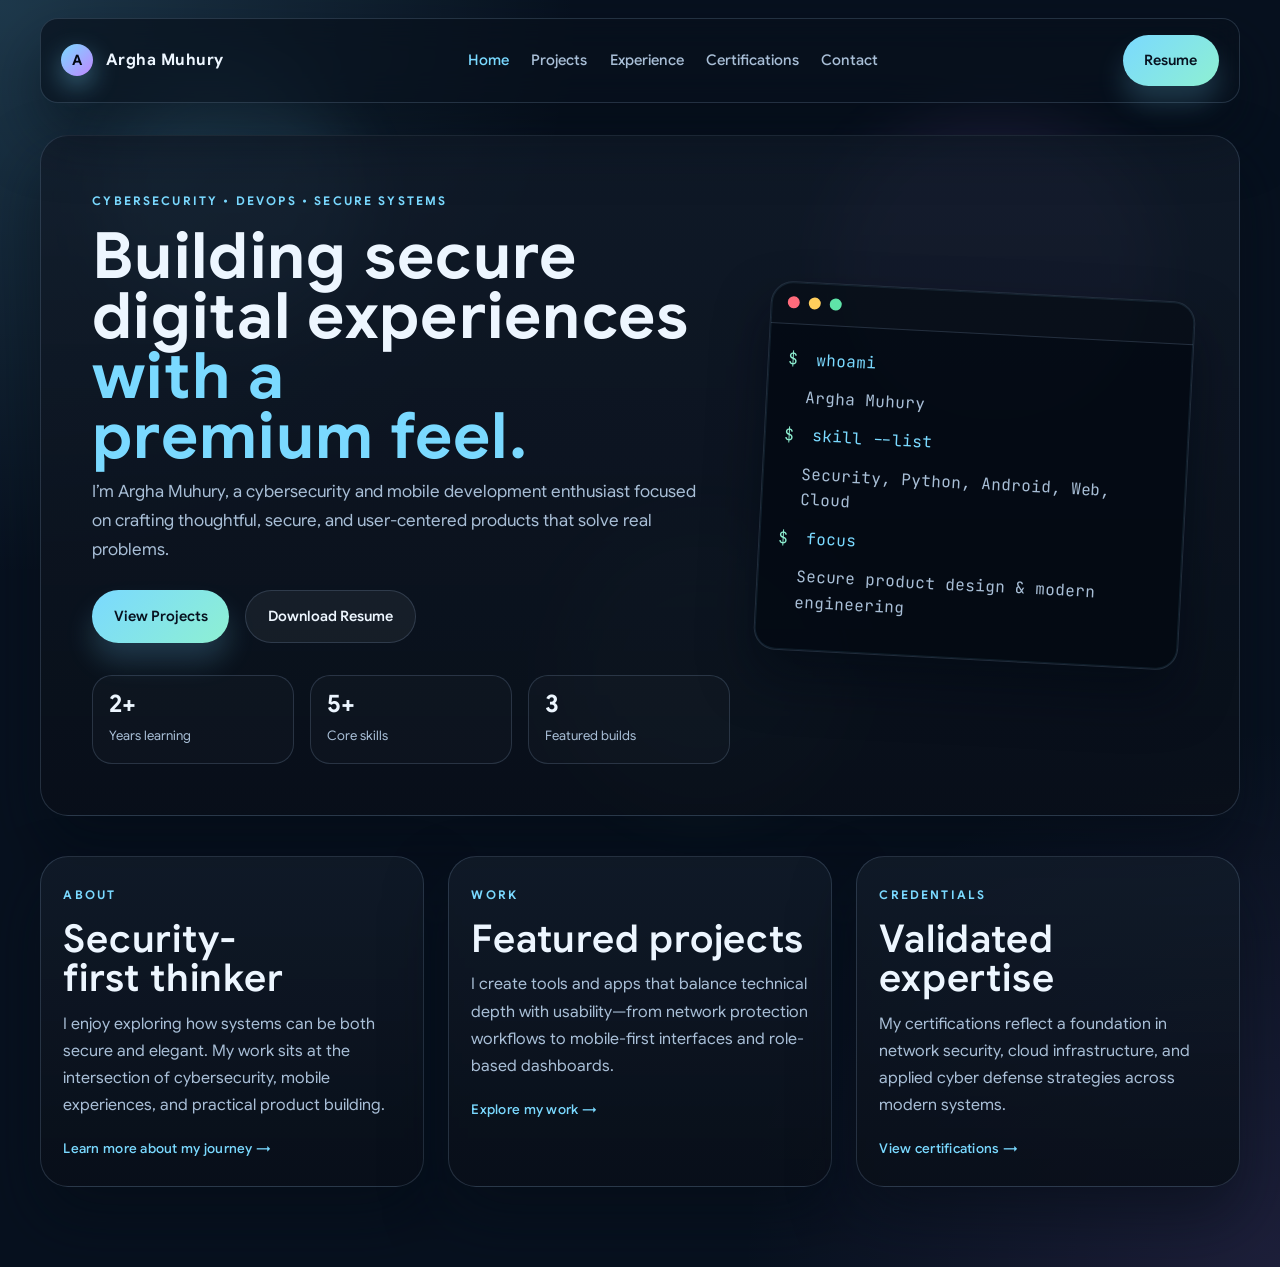
<file: index.html>
<!DOCTYPE html>
<html lang="en">
<head>
    <meta charset="UTF-8">
    <meta name="viewport" content="width=1280">
    <title>Argha Muhury | Portfolio</title>
    <meta name="description" content="Portfolio of Argha Muhury, focused on cybersecurity, mobile technology, and secure product design.">
    <link rel="preload" href="fonts/GoogleSans-Regular.ttf" as="font" type="font/ttf" crossorigin>
    <link rel="preload" href="fonts/GoogleSans-Bold.ttf" as="font" type="font/ttf" crossorigin>
    <link rel="stylesheet" href="style.css?v=20260826">
</head>
<body>
    <div class="page-bg" aria-hidden="true">
        <span class="orb orb-one"></span>
        <span class="orb orb-two"></span>
        <span class="orb orb-three"></span>
    </div>

    <nav class="topbar">
        <a class="brand" href="index.html"><span class="brand-mark">A</span> Argha Muhury</a>
        <div class="nav-links">
            <a href="index.html" class="nav-link">Home</a>
            <a href="projects.html" class="nav-link">Projects</a>
            <a href="experience.html" class="nav-link">Experience</a>
            <a href="certifications.html" class="nav-link">Certifications</a>
            <a href="contact.html" class="nav-link">Contact</a>
        </div>
        <a class="nav-cta" href="Resume (1).pdf" target="_blank" rel="noreferrer">Resume</a>
    </nav>

    <main class="page-shell">
        <section class="hero panel">
            <div class="hero-copy">
                <p class="eyebrow">Cybersecurity • DevOps • Secure Systems</p>
                <h1>Building secure digital experiences <span>with a premium feel.</span></h1>
                <p class="lead">I’m Argha Muhury, a cybersecurity and mobile development enthusiast focused on crafting thoughtful, secure, and user-centered products that solve real problems.</p>

                <div class="hero-actions">
                    <a href="projects.html" class="btn btn-primary">View Projects</a>
                    <a href="Resume (1).pdf" target="_blank" rel="noreferrer" class="btn btn-secondary">Download Resume</a>
                </div>

                <div class="hero-metrics">
                    <div>
                        <strong>2+</strong>
                        <span>Years learning</span>
                    </div>
                    <div>
                        <strong>5+</strong>
                        <span>Core skills</span>
                    </div>
                    <div>
                        <strong>3</strong>
                        <span>Featured builds</span>
                    </div>
                </div>
            </div>

            <div class="hero-visual">
                <div class="terminal-window">
                    <div class="window-bar">
                        <span class="dot red"></span>
                        <span class="dot yellow"></span>
                        <span class="dot green"></span>
                    </div>
                    <div class="window-body">
                        <div class="prompt-line"><span class="prompt-symbol">$</span> whoami</div>
                        <div class="prompt-output">Argha Muhury</div>
                        <div class="prompt-line"><span class="prompt-symbol">$</span> skill --list</div>
                        <div class="prompt-output">Security, Python, Android, Web, Cloud</div>
                        <div class="prompt-line"><span class="prompt-symbol">$</span> focus</div>
                        <div class="prompt-output">Secure product design & modern engineering</div>
                    </div>
                </div>
            </div>
        </section>

        <section class="info-grid">
            <article class="info-card panel">
                <p class="mini-label">About</p>
                <h2>Security-first thinker</h2>
                <p>I enjoy exploring how systems can be both secure and elegant. My work sits at the intersection of cybersecurity, mobile experiences, and practical product building.</p>
                <a href="experience.html" class="text-link">Learn more about my journey →</a>
            </article>

            <article class="info-card panel">
                <p class="mini-label">Work</p>
                <h2>Featured projects</h2>
                <p>I create tools and apps that balance technical depth with usability—from network protection workflows to mobile-first interfaces and role-based dashboards.</p>
                <a href="projects.html" class="text-link">Explore my work →</a>
            </article>

            <article class="info-card panel">
                <p class="mini-label">Credentials</p>
                <h2>Validated expertise</h2>
                <p>My certifications reflect a foundation in network security, cloud infrastructure, and applied cyber defense strategies across modern systems.</p>
                <a href="certifications.html" class="text-link">View certifications →</a>
            </article>
        </section>


    </main>

    <script src="script.js"></script>
</body>
</html>
</file>
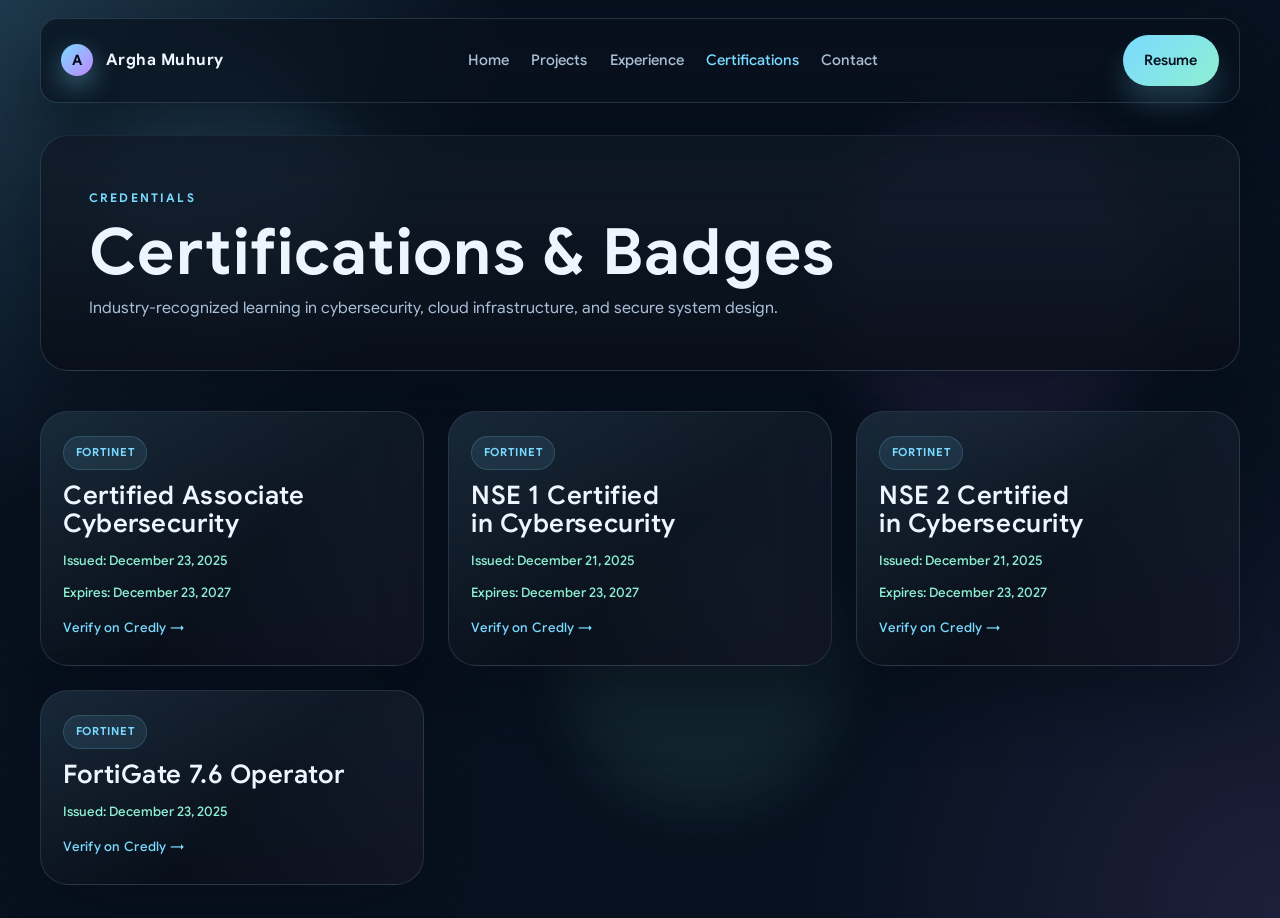
<file: certifications.html>
<!DOCTYPE html>
<html lang="en">
<head>
    <meta charset="UTF-8">
    <meta name="viewport" content="width=1280">
    <title>Certifications | Argha Muhury</title>
    <meta name="description" content="Professional certifications earned by Argha Muhury in cybersecurity and cloud domains.">
    <link rel="preload" href="fonts/GoogleSans-Regular.ttf" as="font" type="font/ttf" crossorigin>
    <link rel="preload" href="fonts/GoogleSans-Bold.ttf" as="font" type="font/ttf" crossorigin>
    <link rel="stylesheet" href="style.css?v=20260826">
</head>
<body>
    <div class="page-bg" aria-hidden="true">
        <span class="orb orb-one"></span>
        <span class="orb orb-two"></span>
        <span class="orb orb-three"></span>
    </div>

    <nav class="topbar">
        <a class="brand" href="index.html"><span class="brand-mark">A</span> Argha Muhury</a>
        <div class="nav-links">
            <a href="index.html" class="nav-link">Home</a>
            <a href="projects.html" class="nav-link">Projects</a>
            <a href="experience.html" class="nav-link">Experience</a>
            <a href="certifications.html" class="nav-link">Certifications</a>
            <a href="contact.html" class="nav-link">Contact</a>
        </div>
        <a class="nav-cta" href="Resume (1).pdf" target="_blank" rel="noreferrer">Resume</a>
    </nav>

    <main class="page-shell">
        <section class="page-hero panel">
            <p class="eyebrow">Credentials</p>
            <h1>Certifications & Badges</h1>
            <p>Industry-recognized learning in cybersecurity, cloud infrastructure, and secure system design.</p>
        </section>

        <section class="project-grid">
            <article class="project-card panel">
                <p class="project-tag">Fortinet</p>
                <h3>Certified Associate Cybersecurity</h3>
                <p class="meta">Issued: December 23, 2025</p>
                <p class="meta">Expires: December 23, 2027</p>
                <a class="text-link" href="https://www.credly.com/badges/00094019-53f7-46ac-baac-d5c63d09438e/public_url" target="_blank" rel="noreferrer">Verify on Credly →</a>
            </article>

            <article class="project-card panel">
                <p class="project-tag">Fortinet</p>
                <h3>NSE 1 Certified in Cybersecurity</h3>
                <p class="meta">Issued: December 21, 2025</p>
                <p class="meta">Expires: December 23, 2027</p>
                <a class="text-link" href="https://www.credly.com/badges/72a7c131-6b9f-4309-917a-a687f55896ec/public_url" target="_blank" rel="noreferrer">Verify on Credly →</a>
            </article>

            <article class="project-card panel">
                <p class="project-tag">Fortinet</p>
                <h3>NSE 2 Certified in Cybersecurity</h3>
                <p class="meta">Issued: December 21, 2025</p>
                <p class="meta">Expires: December 23, 2027</p>
                <a class="text-link" href="https://www.credly.com/badges/ebcaddb3-7db9-4488-ab89-0dcbb767e98c/public_url" target="_blank" rel="noreferrer">Verify on Credly →</a>
            </article>

            <article class="project-card panel">
                <p class="project-tag">Fortinet</p>
                <h3>FortiGate 7.6 Operator</h3>
                <p class="meta">Issued: December 23, 2025</p>
                <a class="text-link" href="https://www.credly.com/badges/9599b3c2-49d1-4a5b-9e5b-9642d442877b/public_url" target="_blank" rel="noreferrer">Verify on Credly →</a>
            </article>
        </section>

    </main>

    <script src="script.js"></script>
</body>
</html>
</file>
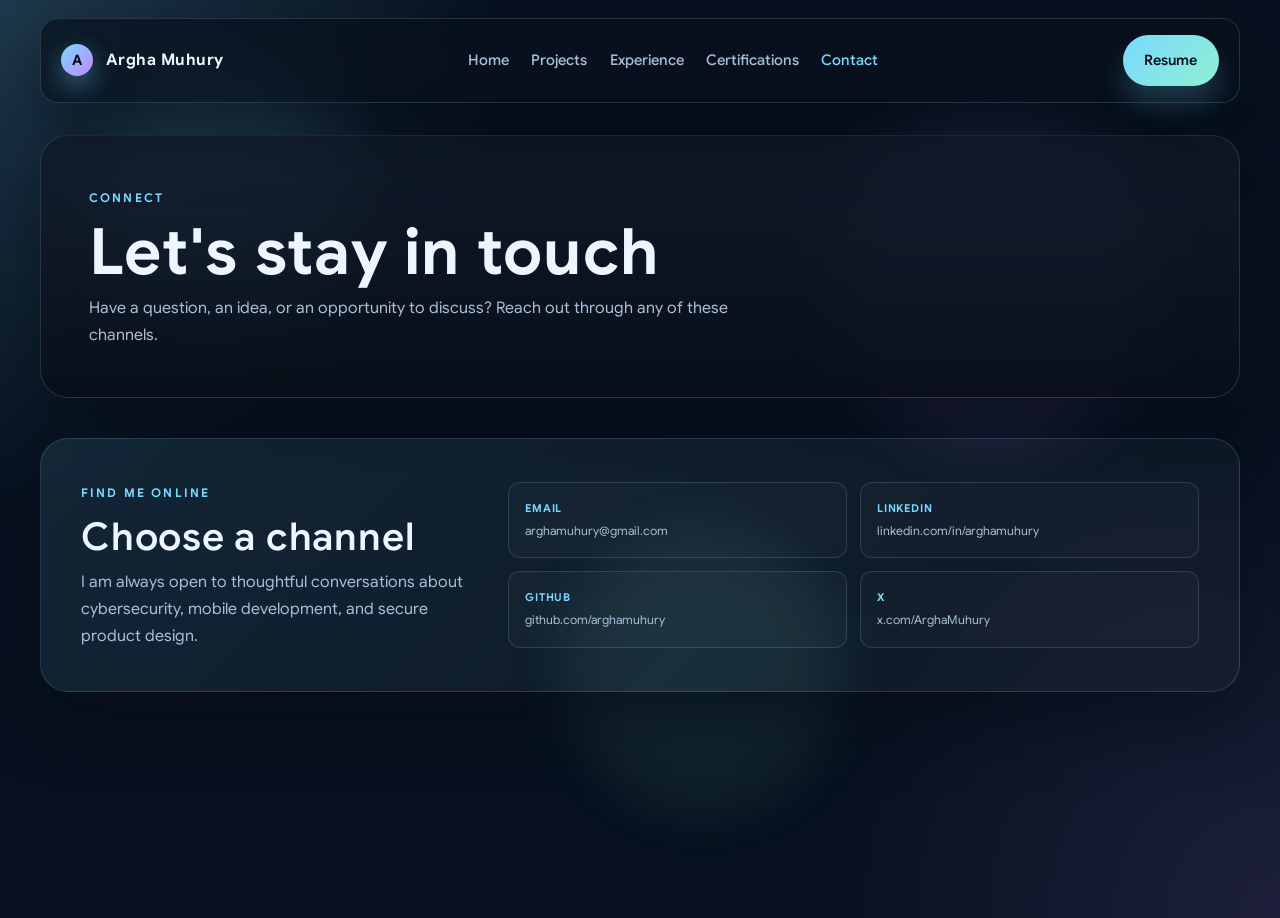
<file: contact.html>
<!DOCTYPE html>
<html lang="en">
<head>
    <meta charset="UTF-8">
    <meta name="viewport" content="width=device-width, initial-scale=1.0">
    <title>Contact | Argha Muhury</title>
    <meta name="description" content="Connect with Argha Muhury by email and social platforms.">
    <link rel="preload" href="fonts/GoogleSans-Regular.ttf" as="font" type="font/ttf" crossorigin>
    <link rel="preload" href="fonts/GoogleSans-Bold.ttf" as="font" type="font/ttf" crossorigin>
    <link rel="stylesheet" href="style.css?v=20260826">
</head>
<body>
    <div class="page-bg" aria-hidden="true">
        <span class="orb orb-one"></span>
        <span class="orb orb-two"></span>
        <span class="orb orb-three"></span>
    </div>

    <nav class="topbar">
        <a class="brand" href="index.html"><span class="brand-mark">A</span> Argha Muhury</a>
        <div class="nav-links">
            <a href="index.html" class="nav-link">Home</a>
            <a href="projects.html" class="nav-link">Projects</a>
            <a href="experience.html" class="nav-link">Experience</a>
            <a href="certifications.html" class="nav-link">Certifications</a>
            <a href="contact.html" class="nav-link">Contact</a>
        </div>
        <a class="nav-cta" href="Resume (1).pdf" target="_blank" rel="noreferrer">Resume</a>
    </nav>

    <main class="page-shell">
        <section class="page-hero panel">
            <p class="eyebrow">Connect</p>
            <h1>Let's stay in touch</h1>
            <p>Have a question, an idea, or an opportunity to discuss? Reach out through any of these channels.</p>
        </section>

        <section class="contact-section panel" aria-labelledby="contact-title">
            <div class="contact-intro">
                <p class="eyebrow">Find me online</p>
                <h2 id="contact-title">Choose a channel</h2>
                <p>I am always open to thoughtful conversations about cybersecurity, mobile development, and secure product design.</p>
            </div>
            <div class="contact-links">
                <a class="contact-link" href="mailto:arghamuhury@gmail.com">
                    <span class="contact-label">Email</span>
                    <span>arghamuhury@gmail.com</span>
                </a>
                <a class="contact-link" href="http://www.linkedin.com/in/arghamuhury" target="_blank" rel="noreferrer">
                    <span class="contact-label">LinkedIn</span>
                    <span>linkedin.com/in/arghamuhury</span>
                </a>
                <a class="contact-link" href="https://github.com/arghamuhury" target="_blank" rel="noreferrer">
                    <span class="contact-label">GitHub</span>
                    <span>github.com/arghamuhury</span>
                </a>
                <a class="contact-link" href="https://x.com/ArghaMuhury" target="_blank" rel="noreferrer">
                    <span class="contact-label">X</span>
                    <span>x.com/ArghaMuhury</span>
                </a>
            </div>
        </section>
    </main>

    <script src="script.js"></script>
</body>
</html>
</file>
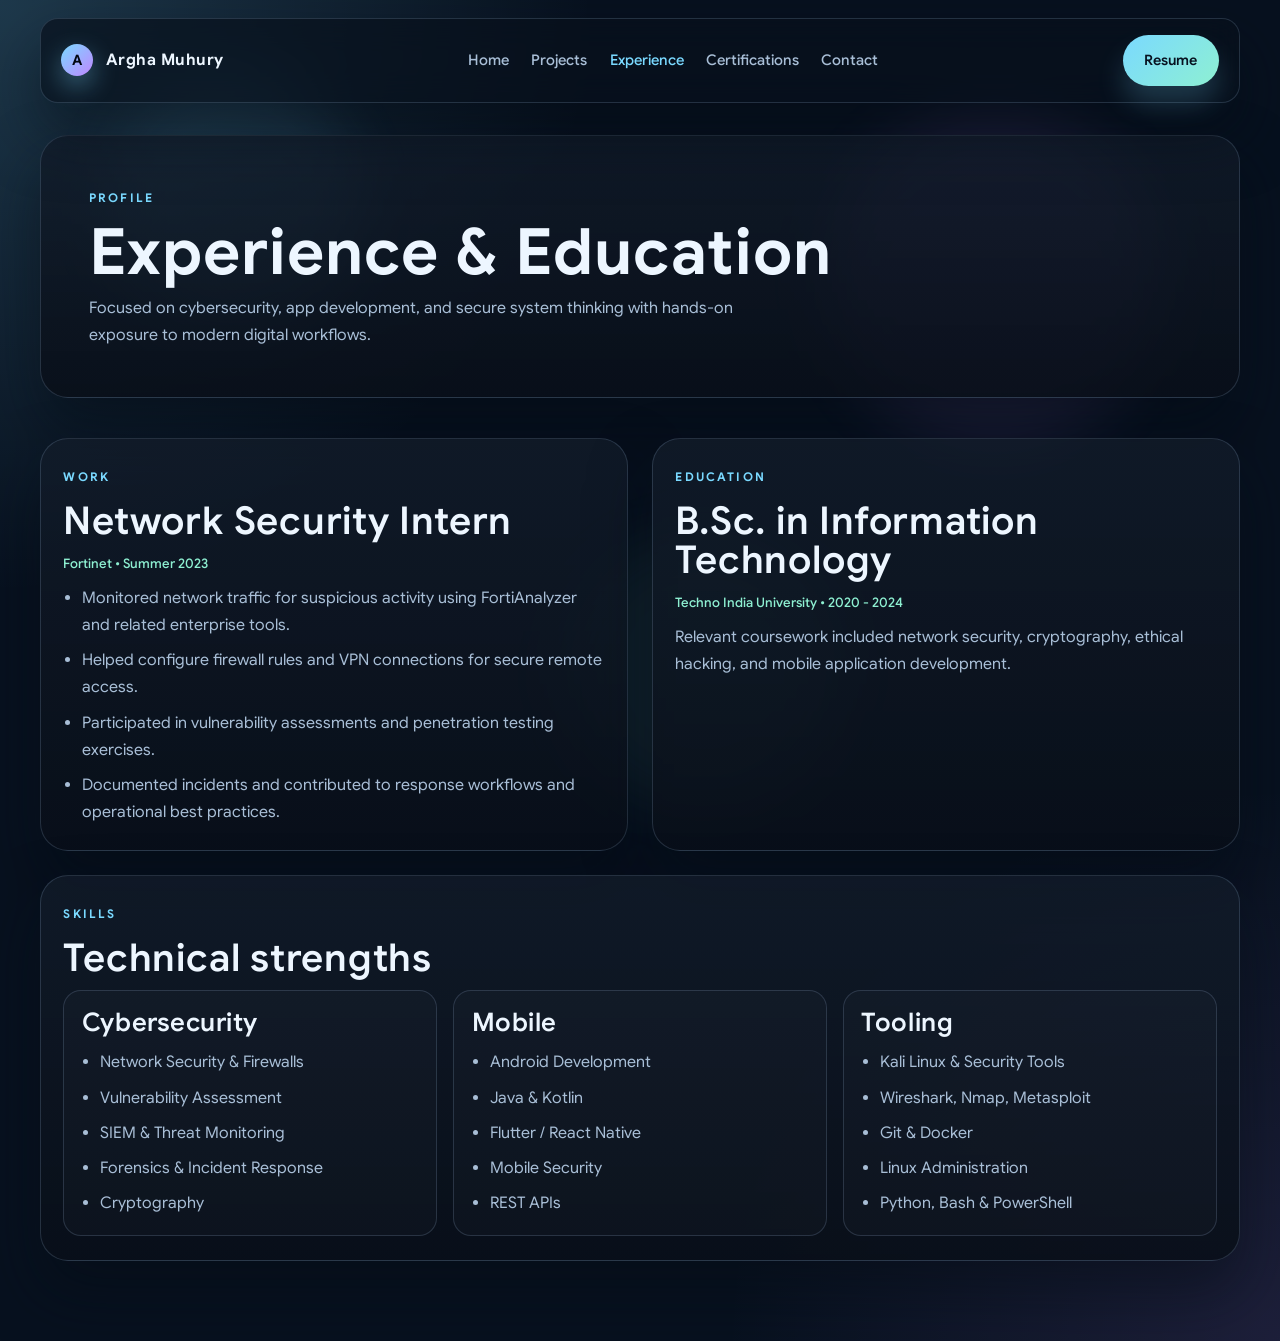
<file: experience.html>
<!DOCTYPE html>
<html lang="en">
<head>
    <meta charset="UTF-8">
    <meta name="viewport" content="width=1280">
    <title>Experience & Education | Argha Muhury</title>
    <meta name="description" content="Experience and education details for Argha Muhury.">
    <link rel="preload" href="fonts/GoogleSans-Regular.ttf" as="font" type="font/ttf" crossorigin>
    <link rel="preload" href="fonts/GoogleSans-Bold.ttf" as="font" type="font/ttf" crossorigin>
    <link rel="stylesheet" href="style.css?v=20260826">
</head>
<body>
    <div class="page-bg" aria-hidden="true">
        <span class="orb orb-one"></span>
        <span class="orb orb-two"></span>
        <span class="orb orb-three"></span>
    </div>

    <nav class="topbar">
        <a class="brand" href="index.html"><span class="brand-mark">A</span> Argha Muhury</a>
        <div class="nav-links">
            <a href="index.html" class="nav-link">Home</a>
            <a href="projects.html" class="nav-link">Projects</a>
            <a href="experience.html" class="nav-link">Experience</a>
            <a href="certifications.html" class="nav-link">Certifications</a>
            <a href="contact.html" class="nav-link">Contact</a>
        </div>
        <a class="nav-cta" href="Resume (1).pdf" target="_blank" rel="noreferrer">Resume</a>
    </nav>

    <main class="page-shell">
        <section class="page-hero panel">
            <p class="eyebrow">Profile</p>
            <h1>Experience & Education</h1>
            <p>Focused on cybersecurity, app development, and secure system thinking with hands-on exposure to modern digital workflows.</p>
        </section>

        <section class="content-grid">
            <article class="info-card panel">
                <p class="mini-label">Work</p>
                <h2>Network Security Intern</h2>
                <p class="meta">Fortinet • Summer 2023</p>
                <ul>
                    <li>Monitored network traffic for suspicious activity using FortiAnalyzer and related enterprise tools.</li>
                    <li>Helped configure firewall rules and VPN connections for secure remote access.</li>
                    <li>Participated in vulnerability assessments and penetration testing exercises.</li>
                    <li>Documented incidents and contributed to response workflows and operational best practices.</li>
                </ul>
            </article>

            <article class="info-card panel">
                <p class="mini-label">Education</p>
                <h2>B.Sc. in Information Technology</h2>
                <p class="meta">Techno India University • 2020 - 2024</p>
                <p>Relevant coursework included network security, cryptography, ethical hacking, and mobile application development.</p>
            </article>

            <article class="info-card panel full-width">
                <p class="mini-label">Skills</p>
                <h2>Technical strengths</h2>
                <div class="skills-grid">
                    <div class="skill-category">
                        <h3>Cybersecurity</h3>
                        <ul>
                            <li>Network Security & Firewalls</li>
                            <li>Vulnerability Assessment</li>
                            <li>SIEM & Threat Monitoring</li>
                            <li>Forensics & Incident Response</li>
                            <li>Cryptography</li>
                        </ul>
                    </div>
                    <div class="skill-category">
                        <h3>Mobile</h3>
                        <ul>
                            <li>Android Development</li>
                            <li>Java & Kotlin</li>
                            <li>Flutter / React Native</li>
                            <li>Mobile Security</li>
                            <li>REST APIs</li>
                        </ul>
                    </div>
                    <div class="skill-category">
                        <h3>Tooling</h3>
                        <ul>
                            <li>Kali Linux & Security Tools</li>
                            <li>Wireshark, Nmap, Metasploit</li>
                            <li>Git & Docker</li>
                            <li>Linux Administration</li>
                            <li>Python, Bash & PowerShell</li>
                        </ul>
                    </div>
                </div>
            </article>
        </section>
    </main>

    <script src="script.js"></script>
</body>
</html>
</file>
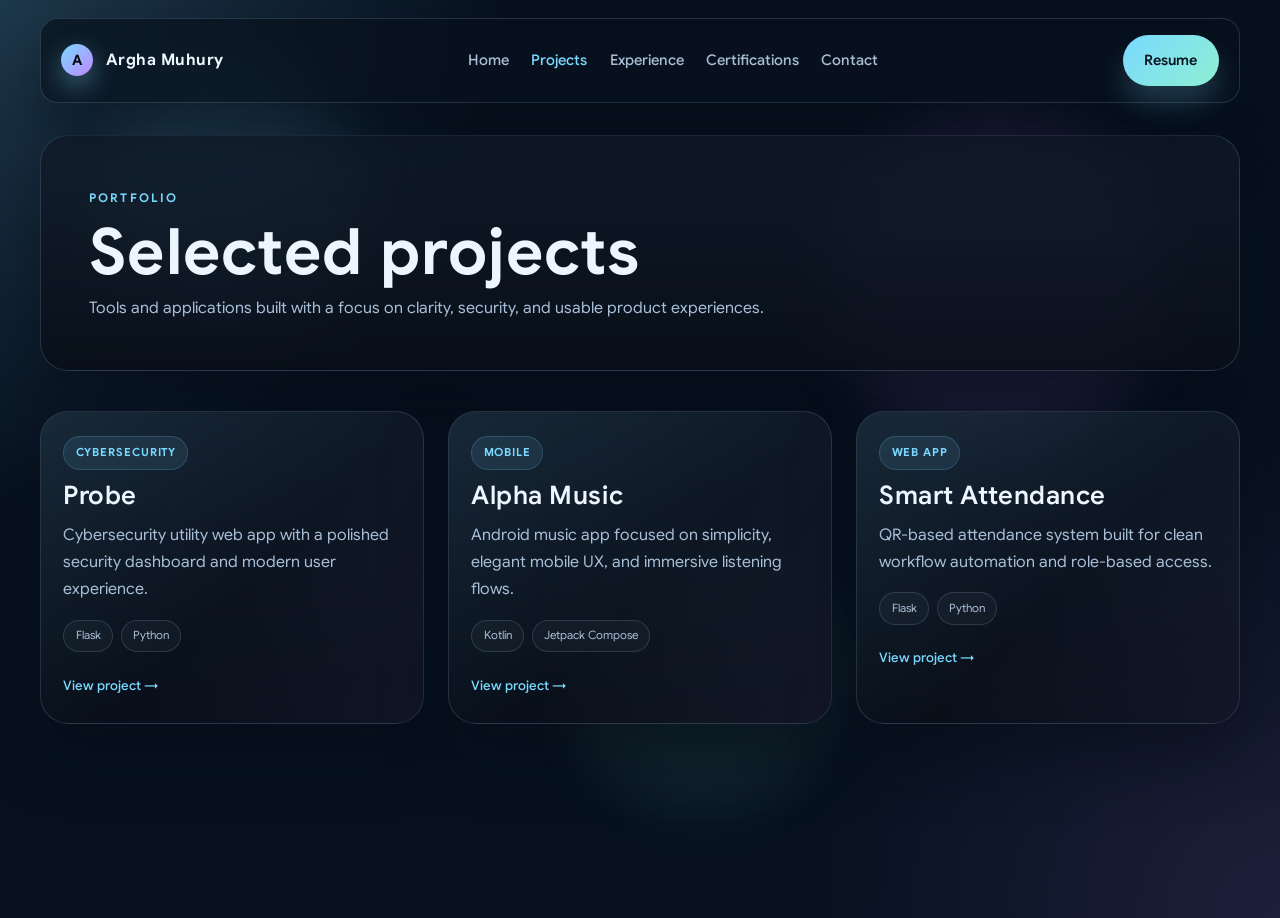
<file: projects.html>
<!DOCTYPE html>
<html lang="en">
<head>
    <meta charset="UTF-8">
    <meta name="viewport" content="width=1280">
    <title>Projects | Argha Muhury</title>
    <meta name="description" content="Projects by Argha Muhury spanning cybersecurity, mobile systems, and secure web applications.">
    <link rel="preload" href="fonts/GoogleSans-Regular.ttf" as="font" type="font/ttf" crossorigin>
    <link rel="preload" href="fonts/GoogleSans-Bold.ttf" as="font" type="font/ttf" crossorigin>
    <link rel="stylesheet" href="style.css?v=20260826">
</head>
<body>
    <div class="page-bg" aria-hidden="true">
        <span class="orb orb-one"></span>
        <span class="orb orb-two"></span>
        <span class="orb orb-three"></span>
    </div>

    <nav class="topbar">
        <a class="brand" href="index.html"><span class="brand-mark">A</span> Argha Muhury</a>
        <div class="nav-links">
            <a href="index.html" class="nav-link">Home</a>
            <a href="projects.html" class="nav-link">Projects</a>
            <a href="experience.html" class="nav-link">Experience</a>
            <a href="certifications.html" class="nav-link">Certifications</a>
            <a href="contact.html" class="nav-link">Contact</a>
        </div>
        <a class="nav-cta" href="Resume (1).pdf" target="_blank" rel="noreferrer">Resume</a>
    </nav>

    <main class="page-shell">
        <section class="page-hero panel">
            <p class="eyebrow">Portfolio</p>
            <h1>Selected projects</h1>
            <p>Tools and applications built with a focus on clarity, security, and usable product experiences.</p>
        </section>

        <div id="project-list" class="project-grid project-grid-page"></div>
    </main>

    <script src="script.js"></script>
</body>
</html>
</file>
<file: style.css>
@import url('https://fonts.googleapis.com/css2?family=Inter:wght@400;500;600;700;800&family=JetBrains+Mono:wght@400;500;700&display=swap');

@font-face {
    font-family: 'Google Sans';
    src: url('fonts/GoogleSans-Regular.ttf') format('truetype');
    font-weight: 400;
    font-style: normal;
    font-display: swap;
}

@font-face {
    font-family: 'Google Sans';
    src: url('fonts/GoogleSans-Medium.ttf') format('truetype');
    font-weight: 500;
    font-style: normal;
    font-display: swap;
}

@font-face {
    font-family: 'Google Sans';
    src: url('fonts/GoogleSans-SemiBold.ttf') format('truetype');
    font-weight: 600;
    font-style: normal;
    font-display: swap;
}

@font-face {
    font-family: 'Google Sans';
    src: url('fonts/GoogleSans-Bold.ttf') format('truetype');
    font-weight: 700;
    font-style: normal;
    font-display: swap;
}

:root {
    --bg: #07111f;
    --bg-strong: #020812;
    --panel: rgba(12, 23, 38, 0.72);
    --panel-strong: rgba(15, 29, 44, 0.9);
    --text: #edf6ff;
    --muted: #a8bed6;
    --primary: #7ad9ff;
    --primary-strong: #51d7ff;
    --secondary: #8ef0d2;
    --accent: #bf87ff;
    --border: rgba(149, 178, 214, 0.2);
    --shadow: 0 30px 60px rgba(6, 13, 21, 0.55);
    --radius-lg: 28px;
    --radius-md: 20px;
    --radius-sm: 12px;
}

* {
    box-sizing: border-box;
}

html {
    scroll-behavior: smooth;
}

body {
    margin: 0;
    min-height: 100vh;
    background:
        radial-gradient(circle at top left, rgba(122, 217, 255, 0.2), transparent 32%),
        radial-gradient(circle at bottom right, rgba(191, 135, 255, 0.12), transparent 30%),
        var(--bg);
    color: var(--text);
    font-family: 'Google Sans', Arial, sans-serif;
    line-height: 1.7;
    overflow-x: hidden;
}

img {
    max-width: 100%;
    display: block;
}

p {
    margin: 0 0 1rem;
    color: var(--muted);
}

ul {
    margin: 0;
    padding-left: 1.15rem;
    color: var(--muted);
}

li + li {
    margin-top: 0.5rem;
}

a {
    color: var(--primary);
    text-decoration: none;
    transition: color 0.2s ease, transform 0.2s ease;
}

a:hover {
    color: var(--secondary);
}

h1, h2, h3, h4, h5, h6 {
    margin: 0 0 0.75rem;
    font-family: 'Google Sans', Arial, sans-serif;
    color: var(--text);
    letter-spacing: 0.02em;
    font-weight: 600;
    line-height: 0.9;
    text-transform: none;
    text-wrap: balance;
}

h1 {
    font-size: clamp(2.9rem, 5vw, 5.2rem);
    line-height: 0.94;
    font-weight: 700;
}

h2 {
    font-size: clamp(1.8rem, 3vw, 2.8rem);
    line-height: 1.02;
    font-weight: 600;
}

h3 {
    font-size: clamp(1.3rem, 2vw, 1.8rem);
    line-height: 1.08;
    font-weight: 600;
}

.page-bg {
    position: fixed;
    inset: 0;
    z-index: 0;
    pointer-events: none;
    overflow: hidden;
}

.orb {
    position: absolute;
    border-radius: 50%;
    filter: blur(30px);
    opacity: 0.7;
    animation: float 16s ease-in-out infinite alternate;
}

.orb-one {
    width: 260px;
    height: 260px;
    left: 8%;
    top: 8%;
    background: rgba(122, 217, 255, 0.18);
}

.orb-two {
    width: 340px;
    height: 340px;
    right: 9%;
    top: 12%;
    background: rgba(191, 135, 255, 0.18);
    animation-delay: 2s;
}

.orb-three {
    width: 280px;
    height: 280px;
    left: 44%;
    bottom: 10%;
    background: rgba(142, 240, 210, 0.12);
    animation-delay: 4s;
}

.topbar {
    position: sticky;
    top: 0;
    z-index: 20;
    width: min(1200px, calc(100% - 32px));
    margin: 18px auto 0;
    display: flex;
    align-items: center;
    justify-content: space-between;
    gap: 1rem;
    padding: 1rem 1.25rem;
    background: rgba(8, 17, 28, 0.7);
    border: 1px solid var(--border);
    border-radius: 18px;
    backdrop-filter: blur(16px);
    box-shadow: var(--shadow);
}

.brand {
    display: inline-flex;
    align-items: center;
    gap: 0.8rem;
    color: var(--text);
    font-weight: 700;
    letter-spacing: 0.03em;
}

.brand-mark {
    width: 2rem;
    height: 2rem;
    display: inline-flex;
    align-items: center;
    justify-content: center;
    border-radius: 50%;
    background: linear-gradient(135deg, var(--primary), var(--accent));
    color: var(--bg-strong);
    font-family: 'Google Sans', Arial, sans-serif;
    font-size: 0.9rem;
    box-shadow: 0 10px 26px rgba(122, 217, 255, 0.4);
}

.nav-links {
    display: flex;
    align-items: center;
    gap: 1.4rem;
    flex-wrap: wrap;
    justify-content: center;
}

.nav-link {
    color: var(--muted);
    font-size: 0.92rem;
    font-family: 'Google Sans', Arial, sans-serif;
    font-weight: 500;
}

.nav-link.active,
.nav-link:hover {
    color: var(--primary);
}

.nav-cta,
.btn {
    display: inline-flex;
    align-items: center;
    justify-content: center;
    border-radius: 999px;
    padding: 0.82rem 1.35rem;
    font-size: 0.9rem;
    font-family: 'Google Sans', Arial, sans-serif;
    font-weight: 600;
    transition: transform 0.2s ease, box-shadow 0.2s ease, background 0.2s ease;
}

.nav-cta,
.btn-primary {
    background: linear-gradient(135deg, var(--primary), var(--secondary));
    color: #07111f;
    box-shadow: 0 18px 28px rgba(122, 217, 255, 0.2);
}

.btn-secondary {
    background: rgba(255, 255, 255, 0.05);
    border: 1px solid var(--border);
    color: var(--text);
}

.nav-cta:hover,
.btn:hover {
    transform: translateY(-2px);
}

.page-shell {
    position: relative;
    z-index: 1;
    width: min(1200px, calc(100% - 32px));
    margin: 2rem auto 5rem;
}

.panel {
    background: linear-gradient(180deg, rgba(18, 28, 42, 0.78), rgba(9, 15, 25, 0.9));
    border: 1px solid var(--border);
    border-radius: var(--radius-lg);
    box-shadow: var(--shadow);
}

.hero {
    display: grid;
    grid-template-columns: 1.2fr 0.8fr;
    gap: 2rem;
    padding: clamp(1.5rem, 4vw, 3.5rem);
    overflow: hidden;
}

.hero-copy {
    position: relative;
    z-index: 1;
}

.eyebrow,
.mini-label {
    display: inline-block;
    margin-bottom: 0.9rem;
    color: var(--primary);
    font-size: 0.75rem;
    font-weight: 700;
    letter-spacing: 0.18em;
    text-transform: uppercase;
    font-family: 'Google Sans', Arial, sans-serif;
}

.hero h1 span {
    display: block;
    color: var(--primary);
}

.lead {
    max-width: 620px;
    font-size: 1.06rem;
    color: var(--muted);
    margin-bottom: 1.6rem;
}

.hero-actions {
    display: flex;
    flex-wrap: wrap;
    gap: 1rem;
    margin-bottom: 2rem;
}

.hero-metrics {
    display: grid;
    grid-template-columns: repeat(3, minmax(0, 1fr));
    gap: 1rem;
}

.hero-metrics div {
    padding: 1rem 1rem 0.9rem;
    border: 1px solid var(--border);
    border-radius: var(--radius-md);
    background: rgba(255, 255, 255, 0.02);
}

.hero-metrics strong {
    display: block;
    font-size: 1.5rem;
    color: var(--text);
    line-height: 1;
    margin-bottom: 0.35rem;
}

.hero-metrics span {
    color: var(--muted);
    font-size: 0.82rem;
}

.hero-visual {
    display: flex;
    align-items: center;
    justify-content: center;
}

.terminal-window {
    width: min(100%, 440px);
    border: 1px solid var(--border);
    border-radius: 22px;
    background: rgba(3, 9, 18, 0.8);
    box-shadow: inset 0 0 0 1px rgba(122, 217, 255, 0.1), 0 26px 50px rgba(2, 8, 18, 0.5);
    overflow: hidden;
    transform: rotate(3deg);
}

.window-bar {
    display: flex;
    align-items: center;
    gap: 0.55rem;
    padding: 0.9rem 1rem;
    border-bottom: 1px solid var(--border);
    background: rgba(255, 255, 255, 0.015);
}

.dot {
    width: 0.75rem;
    height: 0.75rem;
    border-radius: 50%;
    display: inline-block;
}

.dot.red { background: #ff6b7c; }
.dot.yellow { background: #ffce5c; }
.dot.green { background: #5fe4a8; }

.window-body {
    padding: 1.3rem 1.2rem 1.4rem;
    font-family: 'JetBrains Mono', monospace;
    color: var(--text);
}

.prompt-line,
.prompt-output {
    margin-bottom: 0.75rem;
}

.prompt-line {
    color: var(--primary);
}

.prompt-symbol {
    margin-right: 0.5rem;
    color: var(--secondary);
}

.prompt-output {
    margin-left: 1.2rem;
    color: var(--muted);
    line-height: 1.6;
}

.info-grid,
.project-grid,
.content-grid {
    display: grid;
    gap: 1.5rem;
    margin-top: 2.5rem;
}

.info-grid {
    grid-template-columns: repeat(3, minmax(0, 1fr));
}

.info-card,
.project-card {
    padding: 1.5rem 1.4rem;
}

.text-link {
    font-family: 'Google Sans', Arial, sans-serif;
    font-weight: 500;
    font-size: 0.84rem;
    letter-spacing: 0.02em;
}

.section-header {
    margin-top: 4rem;
}

.project-grid {
    grid-template-columns: repeat(3, minmax(0, 1fr));
}

.project-card {
    position: relative;
    overflow: hidden;
}

.project-card::before {
    content: "";
    position: absolute;
    inset: 0;
    background: linear-gradient(135deg, rgba(122, 217, 255, 0.08), transparent 55%, rgba(191, 135, 255, 0.05));
    pointer-events: none;
}

.project-tag {
    position: relative;
    display: inline-block;
    padding: 0.4rem 0.7rem;
    border-radius: 999px;
    background: rgba(122, 217, 255, 0.1);
    border: 1px solid rgba(122, 217, 255, 0.18);
    color: var(--primary);
    font-size: 0.7rem;
    font-weight: 700;
    letter-spacing: 0.08em;
    text-transform: uppercase;
    margin-bottom: 0.8rem;
}

.project-card * {
    position: relative;
}

.project-card h3 {
    text-transform: none;
}

.project-card ul {
    margin: 1rem 0 1.2rem;
    display: flex;
    flex-wrap: wrap;
    gap: 0.5rem;
    padding-left: 0;
    list-style: none;
}

.project-card li {
    margin: 0;
    padding: 0.35rem 0.7rem;
    border-radius: 999px;
    background: rgba(255, 255, 255, 0.03);
    border: 1px solid var(--border);
    color: var(--muted);
    font-size: 0.72rem;
}

.project-card a {
    font-family: 'Google Sans', Arial, sans-serif;
    font-weight: 500;
    font-size: 0.82rem;
}

.content-grid {
    grid-template-columns: repeat(2, minmax(0, 1fr));
}

.full-width {
    grid-column: 1 / -1;
}

.meta {
    color: var(--secondary);
    font-family: 'Google Sans', Arial, sans-serif;
    font-weight: 500;
    font-size: 0.82rem;
    margin-bottom: 0.6rem;
}

.page-hero {
    padding: clamp(1.6rem, 4vw, 3rem);
    text-align: left;
}

.page-hero p:last-child {
    max-width: 700px;
    margin-bottom: 0;
}

.contact-section {
    display: grid;
    grid-template-columns: minmax(220px, 0.8fr) minmax(0, 1.4fr);
    gap: 2rem;
    align-items: center;
    margin-top: 2.5rem;
    padding: clamp(1.5rem, 4vw, 2.5rem);
    background: linear-gradient(135deg, rgba(122, 217, 255, 0.1), rgba(255, 255, 255, 0.025));
}

.contact-intro p:last-child {
    max-width: 440px;
    margin-bottom: 0;
}

.contact-links {
    display: grid;
    grid-template-columns: repeat(2, minmax(0, 1fr));
    gap: 0.8rem;
}

.contact-link {
    display: flex;
    flex-direction: column;
    gap: 0.2rem;
    min-width: 0;
    padding: 1rem;
    border: 1px solid var(--border);
    border-radius: var(--radius-sm);
    background: rgba(255, 255, 255, 0.025);
    color: var(--muted);
    font-family: 'Google Sans', Arial, sans-serif;
    font-size: 0.76rem;
    overflow-wrap: anywhere;
}

.contact-link:hover {
    color: var(--text);
    border-color: rgba(122, 217, 255, 0.5);
    background: rgba(122, 217, 255, 0.08);
}

.contact-label {
    color: var(--primary);
    font-size: 0.68rem;
    font-weight: 700;
    letter-spacing: 0.08em;
    text-transform: uppercase;
}

.project-grid-page {
    grid-template-columns: repeat(3, minmax(0, 1fr));
}

.skill-category {
    background: rgba(255, 255, 255, 0.02);
    border: 1px solid var(--border);
    border-radius: 18px;
    padding: 1.1rem;
}

.skill-category h3 {
    margin-bottom: 0.8rem;
}

.skills-grid {
    display: grid;
    grid-template-columns: repeat(3, minmax(0, 1fr));
    gap: 1rem;
}

@keyframes float {
    0% {
        transform: translate3d(0, 0, 0) scale(1);
    }
    100% {
        transform: translate3d(0, 18px, 0) scale(1.08);
    }
}

@media (max-width: 920px) {
    .hero {
        grid-template-columns: 1fr;
    }

    .info-grid,
    .project-grid,
    .content-grid,
    .skills-grid {
        grid-template-columns: 1fr;
    }

    .topbar {
        flex-direction: column;
        padding: 0.95rem 1rem;
    }
}

@media (max-width: 640px) {
    body {
        line-height: 1.6;
    }

    .topbar {
        width: min(100% - 16px, 100%);
        margin-top: 12px;
        padding: 0.9rem 0.8rem;
        gap: 0.7rem;
    }

    .brand {
        font-size: 0.95rem;
    }

    .nav-links {
        gap: 0.55rem 0.85rem;
        width: 100%;
    }

    .nav-link {
        font-size: 0.72rem;
    }

    .nav-cta,
    .btn {
        width: 100%;
        padding: 0.9rem 1rem;
    }

    .page-shell {
        width: min(100% - 16px, 100%);
        margin-top: 1rem;
    }

    .hero,
    .info-card,
    .project-card,
    .page-hero {
        padding-left: 1rem;
        padding-right: 1rem;
    }

    .hero {
        gap: 1.25rem;
    }

    .hero h1 {
        font-size: 2.7rem;
    }

    .lead {
        font-size: 0.98rem;
    }

    .hero-actions {
        flex-direction: column;
        align-items: stretch;
    }

    .hero-metrics {
        grid-template-columns: 1fr;
    }

    .page-hero h1,
    .page-hero h2 {
        font-size: 2.4rem;
    }

    .contact-section {
        grid-template-columns: 1fr;
    }

    h2 {
        font-size: 2.1rem;
    }

    h3 {
        font-size: 1.45rem;
    }

    .info-card,
    .project-card,
    .skill-category {
        border-radius: 18px;
    }

    .project-card ul {
        gap: 0.4rem;
    }

    .project-card li {
        font-size: 0.68rem;
    }

    .contact-links {
        grid-template-columns: 1fr;
    }
}
</file>
